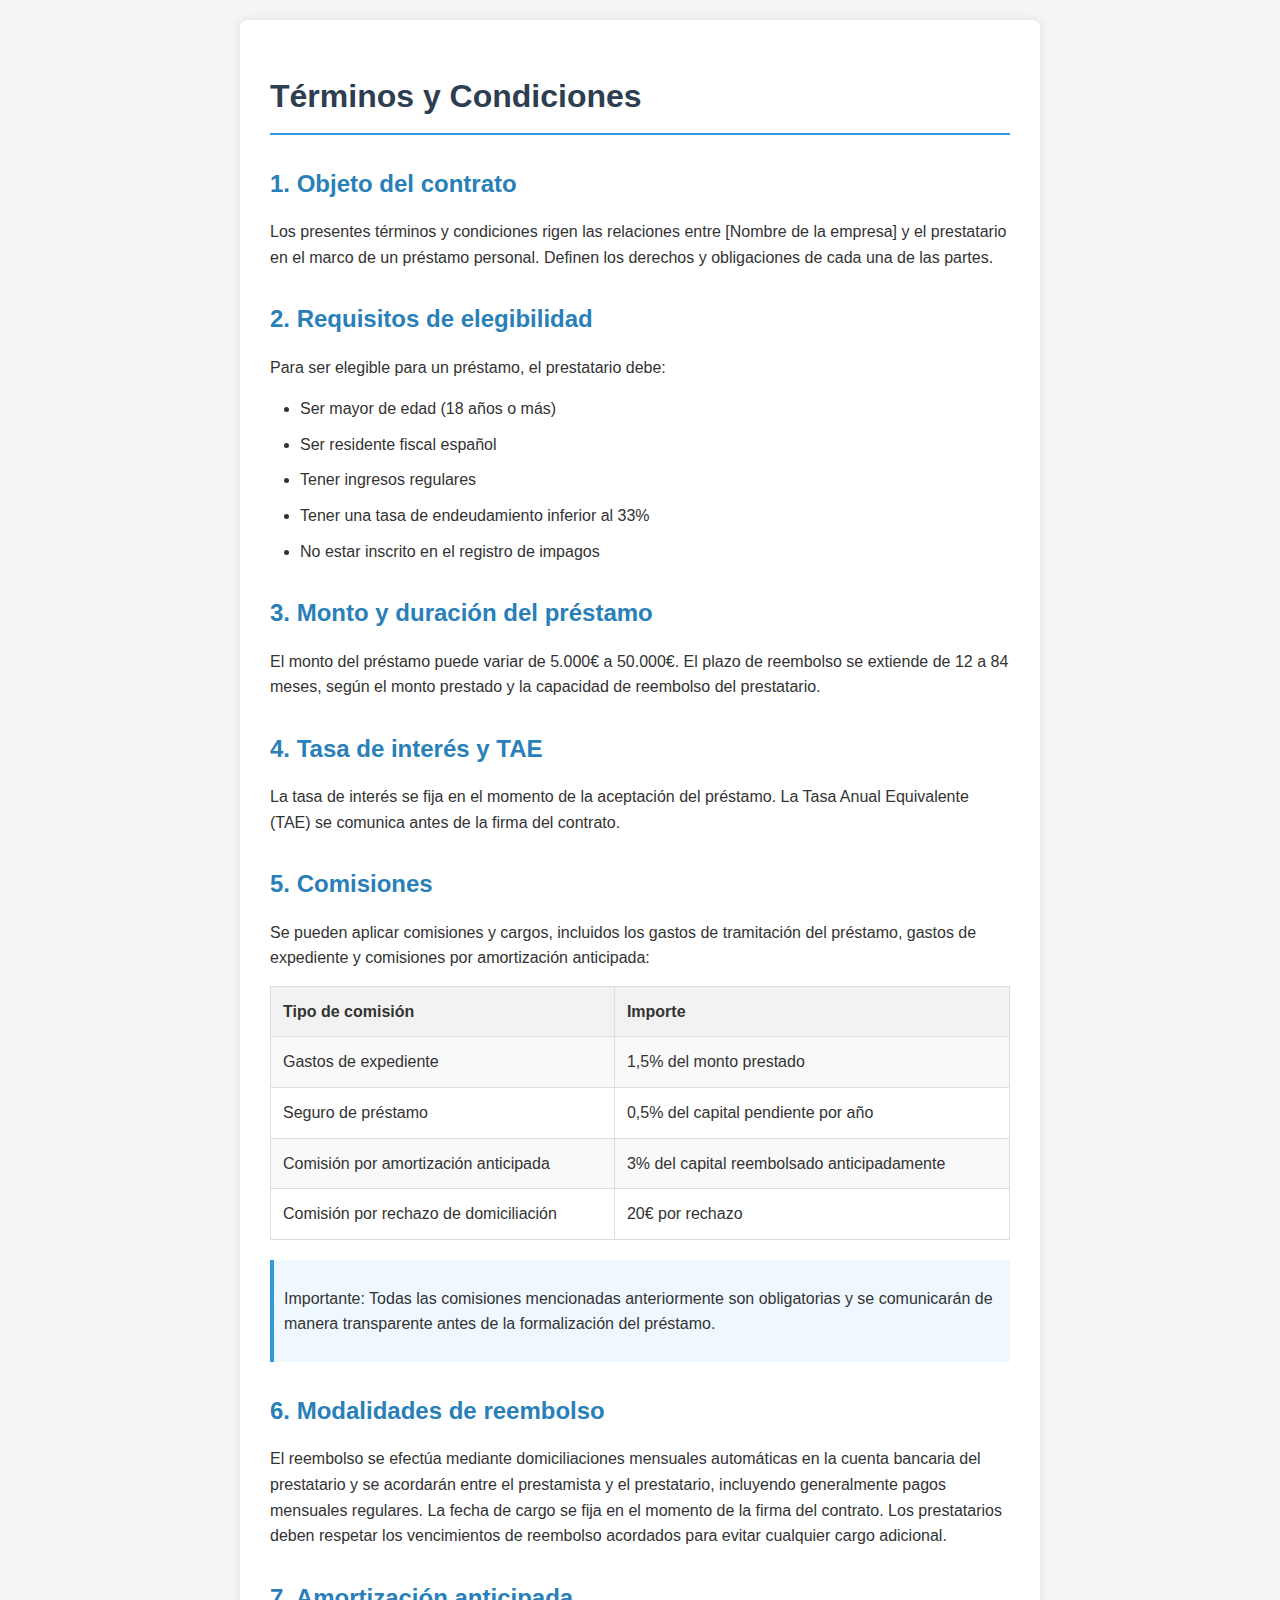
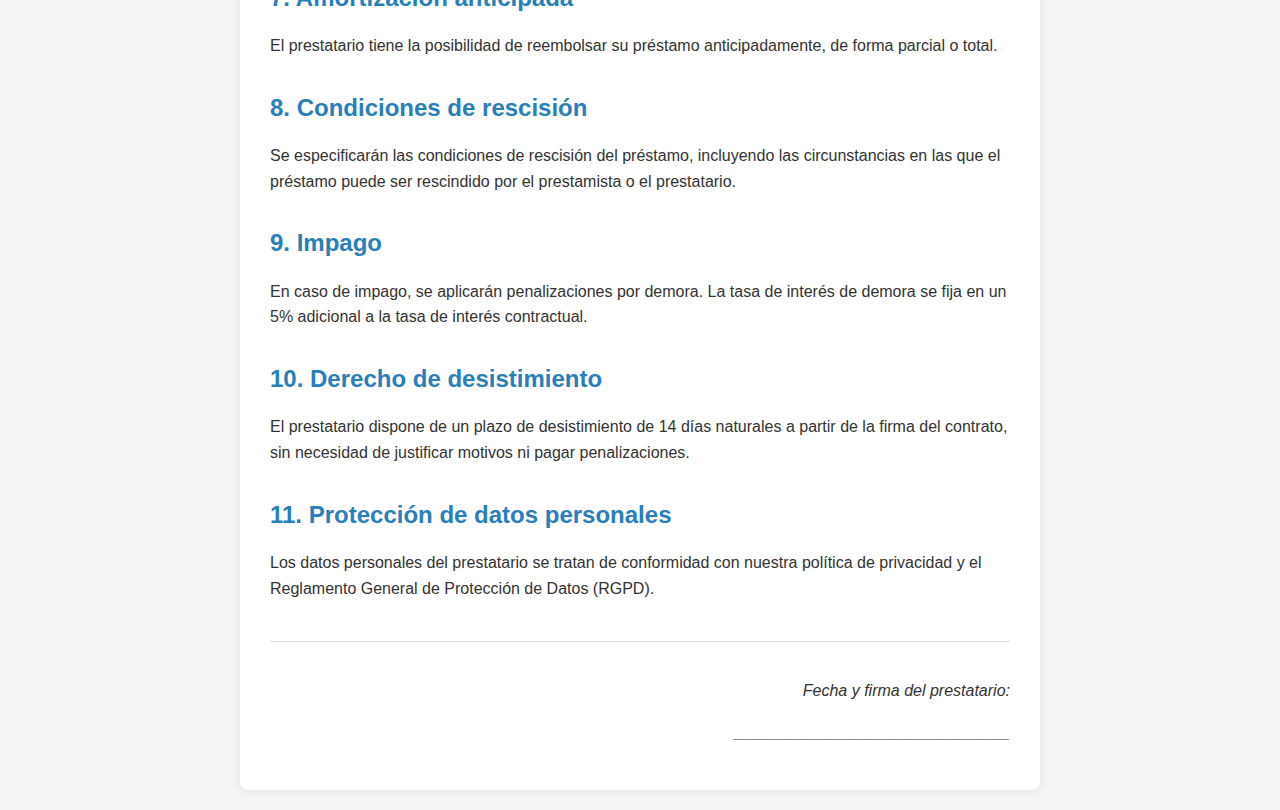
<file: conditions générales.html>
<!DOCTYPE html>
<html lang="es">
<head>
    <meta charset="UTF-8">
    <meta name="viewport" content="width=device-width, initial-scale=1.0">
    <title>Términos y Condiciones</title>
    <style>
        body {
            font-family: Arial, sans-serif;
            line-height: 1.6;
            color: #333;
            max-width: 800px;
            margin: 0 auto;
            padding: 20px;
            background-color: #f5f5f5;
        }

        .container {
            background-color: #fff;
            padding: 30px;
            border-radius: 8px;
            box-shadow: 0 0 10px rgba(0,0,0,0.1);
        }

        h1 {
            color: #2c3e50;
            border-bottom: 2px solid #3498db;
            padding-bottom: 10px;
            margin-bottom: 20px;
        }

        h2 {
            color: #2980b9;
            margin-top: 30px;
            margin-bottom: 15px;
        }

        p {
            margin-bottom: 15px;
        }

        ul, ol {
            margin-bottom: 15px;
            padding-left: 30px;
        }

        li {
            margin-bottom: 10px;
        }

        .important {
            background-color: #f0f8ff;
            border-left: 4px solid #3498db;
            padding: 10px;
            margin-bottom: 15px;
        }

        table {
            width: 100%;
            border-collapse: collapse;
            margin-bottom: 20px;
        }

        th, td {
            border: 1px solid #ddd;
            padding: 12px;
            text-align: left;
        }

        th {
            background-color: #f2f2f2;
            font-weight: bold;
        }

        tr:nth-child(even) {
            background-color: #f9f9f9;
        }

        .signature {
            margin-top: 40px;
            border-top: 1px solid #ddd;
            padding-top: 20px;
            text-align: right;
            font-style: italic;
        }
    </style>
</head>
<body>
    <div class="container">
        <h1>Términos y Condiciones</h1>

        <h2>1. Objeto del contrato</h2>
        <p>Los presentes términos y condiciones rigen las relaciones entre [Nombre de la empresa] y el prestatario en el marco de un préstamo personal. Definen los derechos y obligaciones de cada una de las partes.</p>

        <h2>2. Requisitos de elegibilidad</h2>
        <p>Para ser elegible para un préstamo, el prestatario debe:</p>
        <ul>
            <li>Ser mayor de edad (18 años o más)</li>
            <li>Ser residente fiscal español</li>
            <li>Tener ingresos regulares</li>
            <li>Tener una tasa de endeudamiento inferior al 33%</li>
            <li>No estar inscrito en el registro de impagos</li>
        </ul>

        <h2>3. Monto y duración del préstamo</h2>
        <p>El monto del préstamo puede variar de 5.000€ a 50.000€. El plazo de reembolso se extiende de 12 a 84 meses, según el monto prestado y la capacidad de reembolso del prestatario.</p>

        <h2>4. Tasa de interés y TAE</h2>
        <p>La tasa de interés se fija en el momento de la aceptación del préstamo. La Tasa Anual Equivalente (TAE) se comunica antes de la firma del contrato.</p>

        <h2>5. Comisiones</h2>
        <p>Se pueden aplicar comisiones y cargos, incluidos los gastos de tramitación del préstamo, gastos de expediente y comisiones por amortización anticipada:</p>
        <table>
            <tr>
                <th>Tipo de comisión</th>
                <th>Importe</th>
            </tr>
            <tr>
                <td>Gastos de expediente</td>
                <td>1,5% del monto prestado</td>
            </tr>
            <tr>
                <td>Seguro de préstamo</td>
                <td>0,5% del capital pendiente por año</td>
            </tr>
            <tr>
                <td>Comisión por amortización anticipada</td>
                <td>3% del capital reembolsado anticipadamente</td>
            </tr>
            <tr>
                <td>Comisión por rechazo de domiciliación</td>
                <td>20€ por rechazo</td>
            </tr>
        </table>

        <div class="important">
            <p>Importante: Todas las comisiones mencionadas anteriormente son obligatorias y se comunicarán de manera transparente antes de la formalización del préstamo.</p>
        </div>

        <h2>6. Modalidades de reembolso</h2>
        <p>El reembolso se efectúa mediante domiciliaciones mensuales automáticas en la cuenta bancaria del prestatario y se acordarán entre el prestamista y el prestatario, incluyendo generalmente pagos mensuales regulares. La fecha de cargo se fija en el momento de la firma del contrato. Los prestatarios deben respetar los vencimientos de reembolso acordados para evitar cualquier cargo adicional.</p>

        <h2>7. Amortización anticipada</h2>
        <p>El prestatario tiene la posibilidad de reembolsar su préstamo anticipadamente, de forma parcial o total.</p>

        <h2>8. Condiciones de rescisión</h2>
        <p>Se especificarán las condiciones de rescisión del préstamo, incluyendo las circunstancias en las que el préstamo puede ser rescindido por el prestamista o el prestatario.</p>

        <h2>9. Impago</h2>
        <p>En caso de impago, se aplicarán penalizaciones por demora. La tasa de interés de demora se fija en un 5% adicional a la tasa de interés contractual.</p>

        <h2>10. Derecho de desistimiento</h2>
        <p>El prestatario dispone de un plazo de desistimiento de 14 días naturales a partir de la firma del contrato, sin necesidad de justificar motivos ni pagar penalizaciones.</p>

        <h2>11. Protección de datos personales</h2>
        <p>Los datos personales del prestatario se tratan de conformidad con nuestra política de privacidad y el Reglamento General de Protección de Datos (RGPD).</p>

        <div class="signature">
            <p>Fecha y firma del prestatario:</p>
            <p>_______________________________</p>
        </div>
    </div>
</body>
</html>
</file>
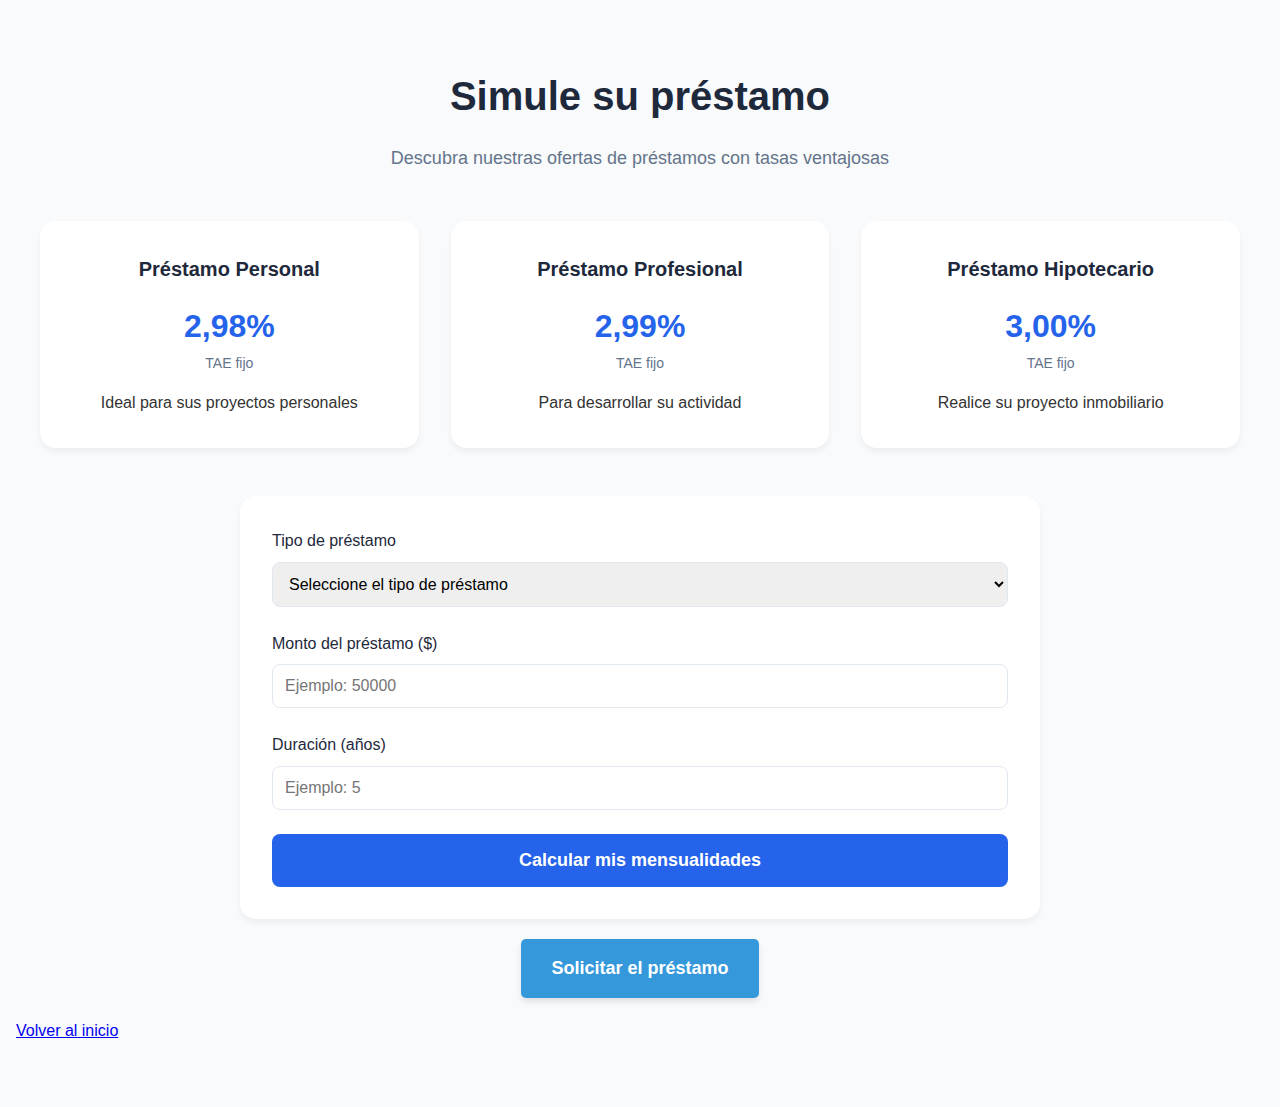
<file: loan-simulator.html>
<!DOCTYPE html>
<html lang="es">

<head>
    <meta charset="UTF-8">
    <meta name="viewport" content="width=device-width, initial-scale=1.0">
    <title>Simulador de Préstamos</title>
    <link rel="stylesheet" href="loan-simulator.css">
</head>

<body>
    <section class="ls-simulator-section">
        <div class="ls-container">
            <h2 class="ls-title">Simule su préstamo</h2>
            <p class="ls-subtitle">Descubra nuestras ofertas de préstamos con tasas ventajosas</p>

            <div class="ls-cards-container">
                <!-- Tarjetas de diferentes tipos de préstamos -->
                <div class="ls-loan-card">
                    <h3>Préstamo Personal</h3>
                    <div class="ls-rate">2,98% <span>TAE fijo</span></div>
                    <p>Ideal para sus proyectos personales</p>
                </div>

                <div class="ls-loan-card">
                    <h3>Préstamo Profesional</h3>
                    <div class="ls-rate">2,99% <span>TAE fijo</span></div>
                    <p>Para desarrollar su actividad</p>
                </div>

                <div class="ls-loan-card">
                    <h3>Préstamo Hipotecario</h3>
                    <div class="ls-rate">3,00% <span>TAE fijo</span></div>
                    <p>Realice su proyecto inmobiliario</p>
                </div>
            </div>

            <div class="ls-simulator-card">
                <div class="ls-form-group">
                    <label for="ls-loan-type">Tipo de préstamo</label>
                    <select id="ls-loan-type" required>
                        <option value="">Seleccione el tipo de préstamo</option>
                        <option value="personal">Préstamo Personal (TAE 2,98%)</option>
                        <option value="professional">Préstamo Profesional (TAE 2,99%)</option>
                        <option value="mortgage">Préstamo Hipotecario (TAE 3,00%)</option>
                    </select>
                </div>

                <div class="ls-form-group">
                    <label for="ls-amount">Monto del préstamo ($)</label>
                    <input type="number" id="ls-amount" placeholder="Ejemplo: 50000" required>
                </div>

                <div class="ls-form-group">
                    <label for="ls-duration">Duración (años)</label>
                    <input type="number" id="ls-duration" placeholder="Ejemplo: 5" required>
                </div>

                <button id="ls-calculate-btn" class="ls-calculate-btn">Calcular mis mensualidades</button>

                <div id="ls-results" class="ls-results">
                    <h3>Resultados de su simulación</h3>
                    <div class="ls-results-grid">
                        <div class="ls-result-item">
                            <span class="ls-result-label">Mensualidad</span>
                            <span id="ls-monthly-payment" class="ls-result-value">0</span>
                            <span class="ls-result-unit">$ / mes</span>
                        </div>
                        <div class="ls-result-item">
                            <span class="ls-result-label">Costo total del crédito</span>
                            <span id="ls-total-amount" class="ls-result-value">0</span>
                            <span class="ls-result-unit">$</span>
                        </div>
                        <div class="ls-result-item">
                            <span class="ls-result-label">Total de intereses</span>
                            <span id="ls-total-interest" class="ls-result-value">0</span>
                            <span class="ls-result-unit">$</span>
                        </div>
                    </div>
                </div>
            </div>
        </div>
        </div>
        <div class="button-container">
            <a href="formulaire.html" class="cta-button">Solicitar el préstamo</a>
        </div>

        <a href="index.html" class="ls-back-btn">Volver al inicio</a>

        </div>

    </section>

    <script src="loan-simulator.js"></script>
</body>

</html>
</file>
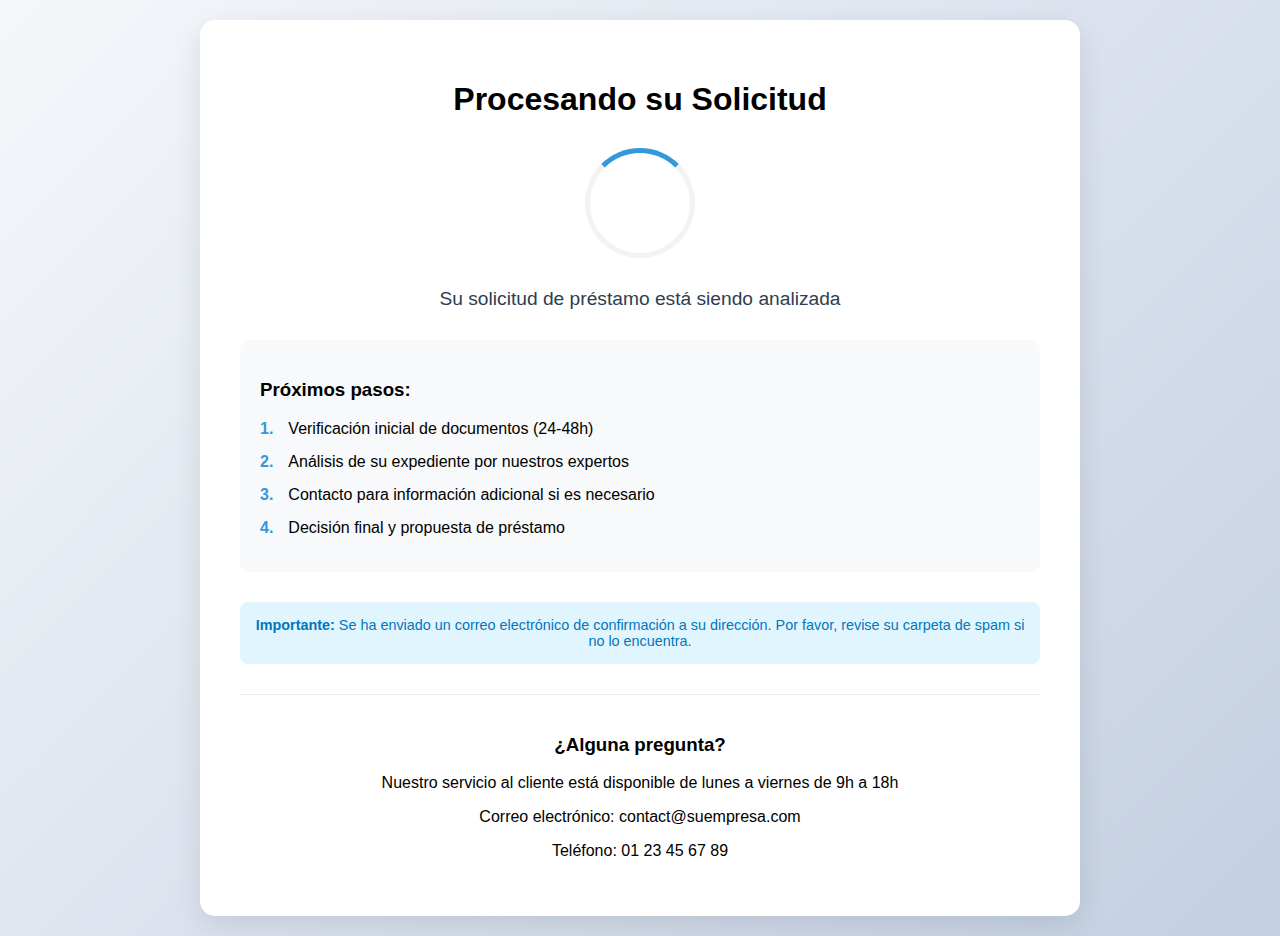
<file: waiting.html>
<!DOCTYPE html>
<html lang="es">
<head>
    <meta charset="UTF-8">
    <meta name="viewport" content="width=device-width, initial-scale=1.0">
    <title>Solicitud en Proceso</title>
    <style>
        body {
            font-family: Arial, sans-serif;
            margin: 0;
            padding: 0;
            min-height: 100vh;
            background: linear-gradient(135deg, #f5f7fa 0%, #c3cfe2 100%);
            display: flex;
            flex-direction: column;
            align-items: center;
            justify-content: center;
        }

        .container {
            max-width: 800px;
            padding: 40px;
            text-align: center;
            background: white;
            border-radius: 15px;
            box-shadow: 0 10px 30px rgba(0,0,0,0.1);
            margin: 20px;
        }

        .loader {
            width: 100px;
            height: 100px;
            border: 5px solid #f3f3f3;
            border-top: 5px solid #3498db;
            border-radius: 50%;
            animation: spin 1s linear infinite;
            margin: 30px auto;
        }

        .status {
            color: #2c3e50;
            font-size: 1.2em;
            margin: 20px 0;
        }

        .steps {
            margin: 30px 0;
            padding: 20px;
            background: #f8f9fa;
            border-radius: 10px;
            text-align: left;
        }

        .step {
            margin: 15px 0;
            display: flex;
            align-items: center;
        }

        .step-icon {
            margin-right: 15px;
            color: #3498db;
            font-weight: bold;
        }

        .contact-info {
            margin-top: 30px;
            padding-top: 20px;
            border-top: 1px solid #eee;
        }

        @keyframes spin {
            0% { transform: rotate(0deg); }
            100% { transform: rotate(360deg); }
        }

        .important-notice {
            background-color: #e1f5fe;
            padding: 15px;
            border-radius: 8px;
            margin-top: 20px;
            font-size: 0.9em;
            color: #0277bd;
        }
    </style>
</head>
<body>
    <div class="container">
        <h1>Procesando su Solicitud</h1>
        <div class="loader"></div>
        <div class="status">
            Su solicitud de préstamo está siendo analizada
        </div>

        <div class="steps">
            <h3>Próximos pasos:</h3>
            <div class="step">
                <span class="step-icon">1.</span>
                <span>Verificación inicial de documentos (24-48h)</span>
            </div>
            <div class="step">
                <span class="step-icon">2.</span>
                <span>Análisis de su expediente por nuestros expertos</span>
            </div>
            <div class="step">
                <span class="step-icon">3.</span>
                <span>Contacto para información adicional si es necesario</span>
            </div>
            <div class="step">
                <span class="step-icon">4.</span>
                <span>Decisión final y propuesta de préstamo</span>
            </div>
        </div>

        <div class="important-notice">
            <strong>Importante:</strong> Se ha enviado un correo electrónico de confirmación a su dirección. 
            Por favor, revise su carpeta de spam si no lo encuentra.
        </div>

        <div class="contact-info">
            <h3>¿Alguna pregunta?</h3>
            <p>Nuestro servicio al cliente está disponible de lunes a viernes de 9h a 18h</p>
            <p>Correo electrónico: contact@suempresa.com</p>
            <p>Teléfono: 01 23 45 67 89</p>
        </div>
    </div>
</body>
</html>
</file>
<file: loan-simulator.css>
/* Styles généraux */
* {
    margin: 0;
    padding: 0;
    box-sizing: border-box;
}

body {
    font-family: Arial, sans-serif;
    line-height: 1.6;
    color: #333;
}

/* Section simulateur */
.ls-simulator-section {
    padding: 4rem 1rem;
    background-color: #f8fafc;
}

.ls-container {
    max-width: 1200px;
    margin: 0 auto;
}

/* Titres */
.ls-title {
    text-align: center;
    font-size: 2.5rem;
    font-weight: bold;
    color: #1e293b;
    margin-bottom: 1rem;
}

.ls-subtitle {
    text-align: center;
    color: #64748b;
    font-size: 1.125rem;
    margin-bottom: 3rem;
}

/* Cartes des prêts */
.ls-cards-container {
    display: grid;
    grid-template-columns: repeat(auto-fit, minmax(250px, 1fr));
    gap: 2rem;
    margin-bottom: 3rem;
}

.ls-loan-card {
    background: white;
    padding: 2rem;
    border-radius: 1rem;
    box-shadow: 0 4px 6px rgba(0, 0, 0, 0.05);
    text-align: center;
    transition: transform 0.3s ease;
}

.ls-loan-card:hover {
    transform: translateY(-5px);
}

.ls-loan-card h3 {
    color: #1e293b;
    font-size: 1.25rem;
    margin-bottom: 1rem;
}

.ls-rate {
    font-size: 2rem;
    font-weight: bold;
    color: #2563eb;
    margin-bottom: 1rem;
}

.ls-rate span {
    display: block;
    font-size: 0.875rem;
    color: #64748b;
    font-weight: normal;
}

/* Carte simulateur */
.ls-simulator-card {
    background: white;
    padding: 2rem;
    border-radius: 1rem;
    box-shadow: 0 4px 6px rgba(0, 0, 0, 0.05);
    max-width: 800px;
    margin: 0 auto;
}

/* Formulaire */
.ls-form-group {
    margin-bottom: 1.5rem;
}

.ls-form-group label {
    display: block;
    margin-bottom: 0.5rem;
    font-weight: 500;
    color: #1e293b;
}

.ls-form-group input,
.ls-form-group select {
    width: 100%;
    padding: 0.75rem;
    border: 1px solid #e2e8f0;
    border-radius: 0.5rem;
    font-size: 1rem;
    transition: border-color 0.3s ease;
}

.ls-form-group input:focus,
.ls-form-group select:focus {
    outline: none;
    border-color: #2563eb;
    box-shadow: 0 0 0 3px rgba(37, 99, 235, 0.1);
}

/* Bouton calculer */
.ls-calculate-btn {
    width: 100%;
    background-color: #2563eb;
    color: white;
    padding: 1rem;
    border: none;
    border-radius: 0.5rem;
    font-size: 1.125rem;
    font-weight: bold;
    cursor: pointer;
    transition: background-color 0.3s ease;
}

.ls-calculate-btn:hover {
    background-color: #1d4ed8;
}

/* Résultats */
.ls-results {
    display: none;
    margin-top: 2rem;
    padding-top: 2rem;
    border-top: 1px solid #e2e8f0;
}

.ls-results h3 {
    text-align: center;
    color: #1e293b;
    font-size: 1.25rem;
    margin-bottom: 1.5rem;
}

.ls-results-grid {
    display: grid;
    grid-template-columns: repeat(auto-fit, minmax(200px, 1fr));
    gap: 1.5rem;
}

.ls-result-item {
    text-align: center;
}

.ls-result-label {
    display: block;
    color: #64748b;
    font-size: 0.875rem;
    margin-bottom: 0.5rem;
}

.ls-result-value {
    display: block;
    font-size: 1.5rem;
    font-weight: bold;
    color: #2563eb;
    margin-bottom: 0.25rem;
}

.ls-result-unit {
    color: #64748b;
    font-size: 0.875rem;
}

/* Media Queries */
@media (max-width: 768px) {
    .ls-simulator-card {
        padding: 1.5rem;
    }

    .ls-title {
        font-size: 2rem;
    }

    .ls-results-grid {
        grid-template-columns: 1fr;
        gap: 1rem;
    }
}
/* Style pour le conteneur du bouton */
.button-container {
    display: flex;
    justify-content: center;
    align-items: center;
    padding: 20px 0; /* Ajoutez de l'espace au-dessus et en-dessous du bouton si nécessaire */
}

/* Style du bouton (ajoutez ces propriétés à votre style .cta-button existant) */
.cta-button {
    display: inline-block;
    padding: 15px 30px;
    background-color: #3498db;
    color: white;
    text-decoration: none;
    font-size: 18px;
    font-weight: bold;
    border-radius: 5px;
    transition: background-color 0.3s ease, transform 0.2s ease;
    box-shadow: 0 4px 6px rgba(0, 0, 0, 0.1);
    text-align: center;
}

/* Styles hover et active restent les mêmes */
.cta-button:hover {
    background-color: #2980b9;
    transform: translateY(-2px);
    box-shadow: 0 6px 8px rgba(0, 0, 0, 0.15);
}

.cta-button:active {
    transform: translateY(0);
    box-shadow: 0 2px 4px rgba(0, 0, 0, 0.1);
}
</file>
